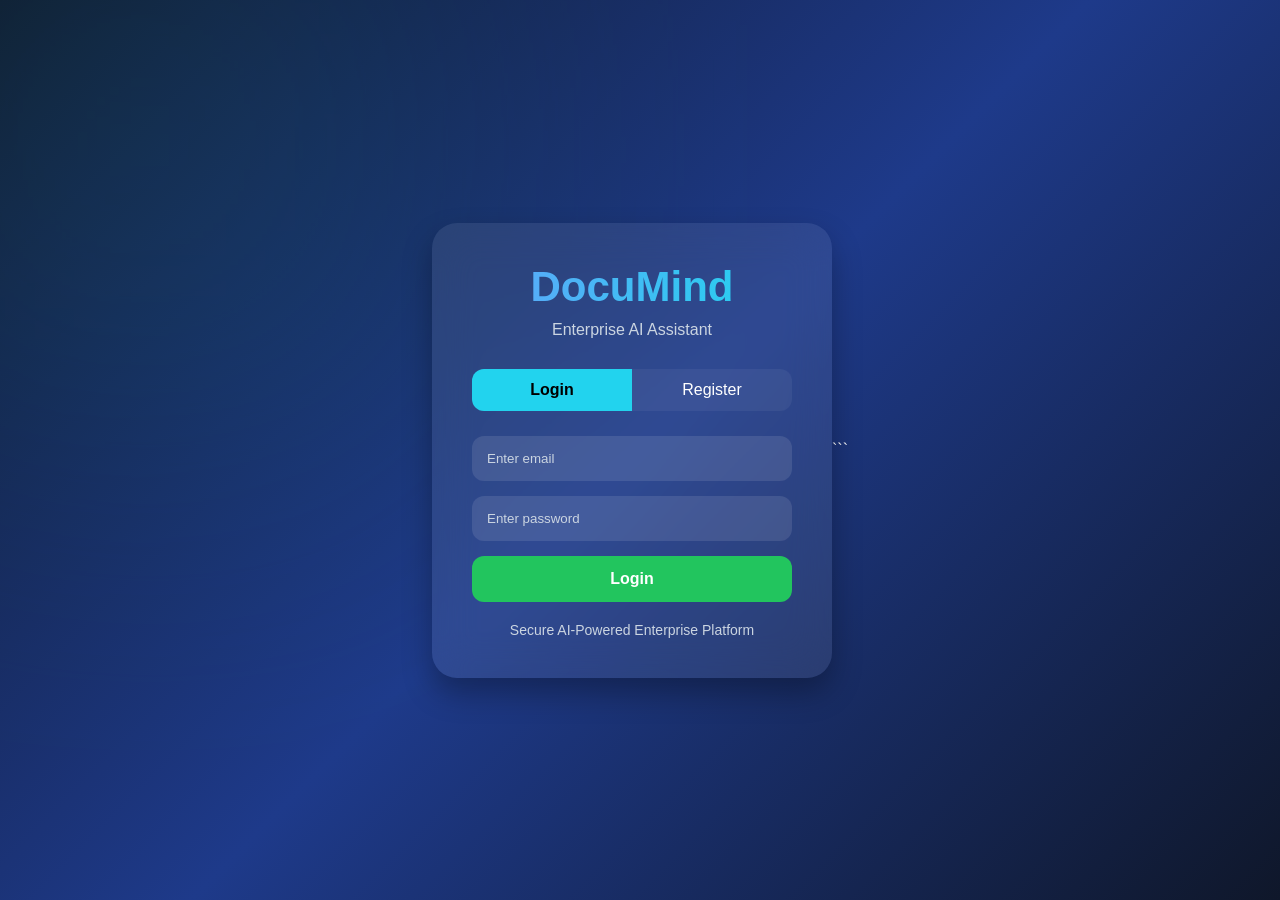
<file: documind-enterprise/frontend/index.html>
<!DOCTYPE html>
<html lang="en">
<head>
<meta charset="UTF-8">
<meta name="viewport" content="width=device-width, initial-scale=1.0">
<title>DocuMind Enterprise</title>

<script>
    const isLoggedIn = localStorage.getItem("loggedIn") === "true";
    const path = window.location.pathname.toLowerCase();

    if (!isLoggedIn && (
        path.endsWith("index.html") ||
        path === "/" ||
        path === "" ||
        path.endsWith("/frontend/")
    )) {
        window.location.href = "login.html";
    }
</script>

<style>

*{
    margin:0;
    padding:0;
    box-sizing:border-box;
}

body{
    font-family:Arial, sans-serif;
    background:linear-gradient(135deg,#0f172a,#1e3a8a,#0f172a);
    min-height:100vh;
    color:white;
    transition:0.3s;
}

/* Navbar */

.navbar{
    width:100%;
    padding:20px 40px;
    display:flex;
    justify-content:space-between;
    align-items:center;
    background:rgba(255,255,255,0.08);
    backdrop-filter:blur(20px);
    position:sticky;
    top:0;
    z-index:100;
}

.navbar h2{
    color:white;
    font-size:24px;
}

.navbar button{
    background:#22d3ee;
    border:none;
    padding:10px 15px;
    border-radius:10px;
    cursor:pointer;
    font-size:18px;
    transition:0.3s;
}

.navbar button:hover{
    transform:scale(1.05);
}

/* Container */

.container{
    width:90%;
    max-width:1200px;
    margin:auto;
    padding:40px 0;
}

/* Header */

.header{
    text-align:center;
    margin-bottom:40px;
}

.header h1{
    font-size:55px;
    margin-bottom:10px;

    background:linear-gradient(to right,#60a5fa,#22d3ee);
    background-clip:text;
    -webkit-background-clip:text;
    -webkit-text-fill-color:transparent;
}

.header p{
    color:#cbd5e1;
    font-size:18px;
}

/* Grid */

.main{
    display:grid;
    grid-template-columns:1fr 2fr;
    gap:30px;
}

@media(max-width:900px){
    .main{
        grid-template-columns:1fr;
    }
}

/* Cards */

.card{
    background:rgba(255,255,255,0.08);
    border-radius:20px;
    padding:25px;
    backdrop-filter:blur(15px);
    transition:0.3s;
}

.card:hover{
    transform:translateY(-5px);
    box-shadow:0 15px 30px rgba(0,0,0,0.3);
}

/* Upload */

.upload-box{
    border:2px dashed rgba(255,255,255,0.3);
    padding:40px;
    text-align:center;
    border-radius:20px;
}

/* Inputs */

input{
    width:100%;
    padding:15px;
    border:none;
    border-radius:12px;
    margin-top:15px;
    margin-bottom:15px;
    background:rgba(255,255,255,0.1);
    color:white;
    outline:none;
}

input::placeholder{
    color:#cbd5e1;
}

/* Buttons */

button{
    padding:12px 20px;
    border:none;
    border-radius:12px;
    cursor:pointer;
    font-size:16px;
    font-weight:bold;
    transition:0.3s;
}

button:hover{
    transform:scale(1.03);
}

.upload-btn{
    background:#06b6d4;
    color:white;
    width:100%;
    margin-bottom:10px;
}

.ask-btn{
    background:#22c55e;
    color:white;
}

/* Chat */

.chat-box{
    min-height:350px;
    max-height:650px;
    overflow-y:auto;
    background:rgba(0,0,0,0.2);
    border-radius:20px;
    padding:20px;
    margin-bottom:20px;
}

/* Chat History */

#chatHistory{
    max-height:300px;
    overflow-y:auto;
    margin-bottom:20px;
    padding-right:10px;
}

.chat-card{
    background:rgba(255,255,255,0.05);
    padding:20px;
    border-radius:15px;
    margin-bottom:15px;
    border:1px solid rgba(255,255,255,0.08);
}

.user-msg{
    margin-bottom:15px;
}

.ai-msg{
    background:rgba(34,197,94,0.08);
    padding:12px;
    border-radius:10px;
}

/* Response */

.response-box{
    background:rgba(59,130,246,0.15);
    padding:20px;
    border-radius:15px;
    margin-bottom:20px;
}

/* Source */

.source-box{
    background:rgba(34,197,94,0.12);
    padding:20px;
    border-radius:15px;
}

.source-card{
    background:rgba(255,255,255,0.08);
    padding:15px;
    border-radius:15px;
    margin-top:10px;
    border:1px solid rgba(255,255,255,0.1);
}

/* Input Box */

.input-box{
    display:flex;
    gap:10px;
}

.input-box input{
    flex:1;
}

/* Loading Animation */

.typing{
    display:flex;
    gap:6px;
    margin-top:10px;
    justify-content:center;
}

.typing span{
    width:10px;
    height:10px;
    background:#22d3ee;
    border-radius:50%;
    animation:bounce 0.6s infinite alternate;
}

.typing span:nth-child(2){
    animation-delay:0.2s;
}

.typing span:nth-child(3){
    animation-delay:0.4s;
}

@keyframes bounce{
    to{
        transform:translateY(-8px);
    }
}

/* Upload Status */

#uploadStatus{
    margin-top:15px;
    color:#22c55e;
    font-weight:bold;
}

/* Light Mode */

.light-mode{
    background:white !important;
    color:black !important;
}

.light-mode .card{
    background:#f1f5f9 !important;
    color:black !important;
}

.light-mode .chat-box{
    background:#e2e8f0 !important;
}

.light-mode .response-box{
    background:#dbeafe !important;
    color:black !important;
}

.light-mode .source-box{
    background:#dcfce7 !important;
    color:black !important;
}

.light-mode input{
    background:white !important;
    color:black !important;
}

.light-mode .navbar{
    background:#e2e8f0 !important;
}

.light-mode .navbar h2{
    color:black !important;
}

.light-mode .source-card{
    background:white !important;
    color:black !important;
}

</style>
</head>

<body>

<!-- Navbar -->

<div class="navbar">

    <h2>DocuMind Enterprise</h2>

    <div>
        <button onclick="toggleTheme()" id="themeBtn">
            🌙
        </button>
        <button onclick="logout()" id="logoutBtn">
            Logout
        </button>
    </div>

</div>

<!-- Main Container -->

<div class="container">

    <!-- Header -->

    <div class="header">

        <h1>DocuMind Enterprise</h1>

        <p>
            Context-Aware Corporate Brain
            (RAG-Based SOP Assistant)
        </p>

    </div>

    <!-- Main Grid -->

    <div class="main">

        <!-- Upload Section -->

        <div class="card">

            <h2>Upload Documents</h2>

            <div class="upload-box">

                <p>Upload your SOP / Policy PDF</p>

                <input type="file" id="pdfFile">

                <button
                    class="upload-btn"
                    onclick="uploadPDF()"
                >
                    Upload PDF
                </button>

                <button onclick="summarizePDF()">
                    Summarize Document
                </button>

                <!-- Upload Status -->

                <p id="uploadStatus"></p>

                <!-- Loading -->

                <div
                    id="loading"
                    style="display:none;"
                >
                    <div class="typing">
                        <span></span>
                        <span></span>
                        <span></span>
                    </div>
                </div>

            </div>

        </div>

        <!-- Chat Section -->

        <div class="card">

            <h2>Ask Questions</h2>

            <div class="chat-box">

                <!-- Chat History -->

                <div id="chatHistory"></div>

                <!-- Answer -->

                <div class="response-box">

                    <h3>Answer</h3>

                    <p id="answerText">
                        AI-generated answer will appear here...
                    </p>

                </div>

                <!-- Sources -->

                <div class="source-box">

                    <h3>Source Citations</h3>

                    <div id="sourceText">
                        Page numbers and source documents
                        will appear here...
                    </div>

                </div>

            </div>

            <!-- Input -->

            <div class="input-box">

                <input
                    type="text"
                    id="question"
                    placeholder="Ask your question..."
                >

                <button
                    class="ask-btn"
                    onclick="askQuestion()"
                >
                    Ask
                </button>

            </div>

        </div>

    </div>

</div>

<script>

/* Upload PDF */

async function uploadPDF() {

    const fileInput =
        document.getElementById("pdfFile");

    const file = fileInput.files[0];

    if (!file) {
        alert("Select a PDF first");
        return;
    }

    const formData = new FormData();

    formData.append("file", file);

    document.getElementById("loading").style.display =
        "block";

    const response = await fetch(
        "http://127.0.0.1:8000/upload",
        {
            method: "POST",
            body: formData
        }
    );

    const result = await response.json();

    document.getElementById("loading").style.display =
        "none";

    document.getElementById("uploadStatus").innerHTML =
        "✅ PDF Uploaded Successfully";
}


/* Chat History */

let historyHTML = "";


/* Ask Question */

async function askQuestion() {

    const question =
        document.getElementById("question").value;

    if (!question) {
        alert("Enter question");
        return;
    }

    document.getElementById("loading").style.display =
        "block";

    const response = await fetch(
        `http://127.0.0.1:8000/ask?query=${question}`
    );

    if(!response.ok){

        document.getElementById("loading").style.display =
            "none";

        alert("Server Error");

        return;
    }

    const result = await response.json();

    // Chat History

    historyHTML += `

        <div class="chat-card">

            <div class="user-msg">

                <strong>🧑 You:</strong>

                <p>${question}</p>

            </div>

            <div class="ai-msg">

                <strong>🤖 AI:</strong>

                <p>${result.answer}</p>

            </div>

        </div>

    `;

    document.getElementById("chatHistory").innerHTML =
        historyHTML;

    // Auto Scroll

    document.getElementById("chatHistory")
        .scrollTop =
    document.getElementById("chatHistory")
        .scrollHeight;

    // Main Answer

    document.getElementById("answerText").innerText =
        result.answer;

    // Source Cards

    let sourceHTML = "";

    result.sources.forEach(src => {

        sourceHTML += `

            <div class="source-card">

                <h4>📄 ${src.source}</h4>

                <p>Page: ${src.page}</p>

            </div>

        `;

    });

    document.getElementById("sourceText").innerHTML =
        sourceHTML;

    document.getElementById("loading").style.display =
        "none";

    // Clear Input

    document.getElementById("question").value = "";

}


/* Summarize PDF */

async function summarizePDF() {

    document.getElementById("loading").style.display =
        "block";

    const response = await fetch(
        "http://127.0.0.1:8000/ask?query=Summarize this document"
    );

    const result = await response.json();

    document.getElementById("answerText").innerText =
        result.answer;

    document.getElementById("loading").style.display =
        "none";
}


/* Enter Key Support */

document.getElementById("question")
.addEventListener("keypress", function(event){

    if(event.key === "Enter"){
        askQuestion();
    }

});


/* Theme Toggle */

function toggleTheme(){

    document.body.classList.toggle("light-mode");

    const btn =
        document.getElementById("themeBtn");

    if(document.body.classList.contains("light-mode")){

        btn.innerHTML = "☀️";

    }
    else{

        btn.innerHTML = "🌙";

    }

}

function logout(){
    localStorage.removeItem("loggedIn");
    window.location.href = "login.html";
}

</script>

</body>
</html>
</file>
